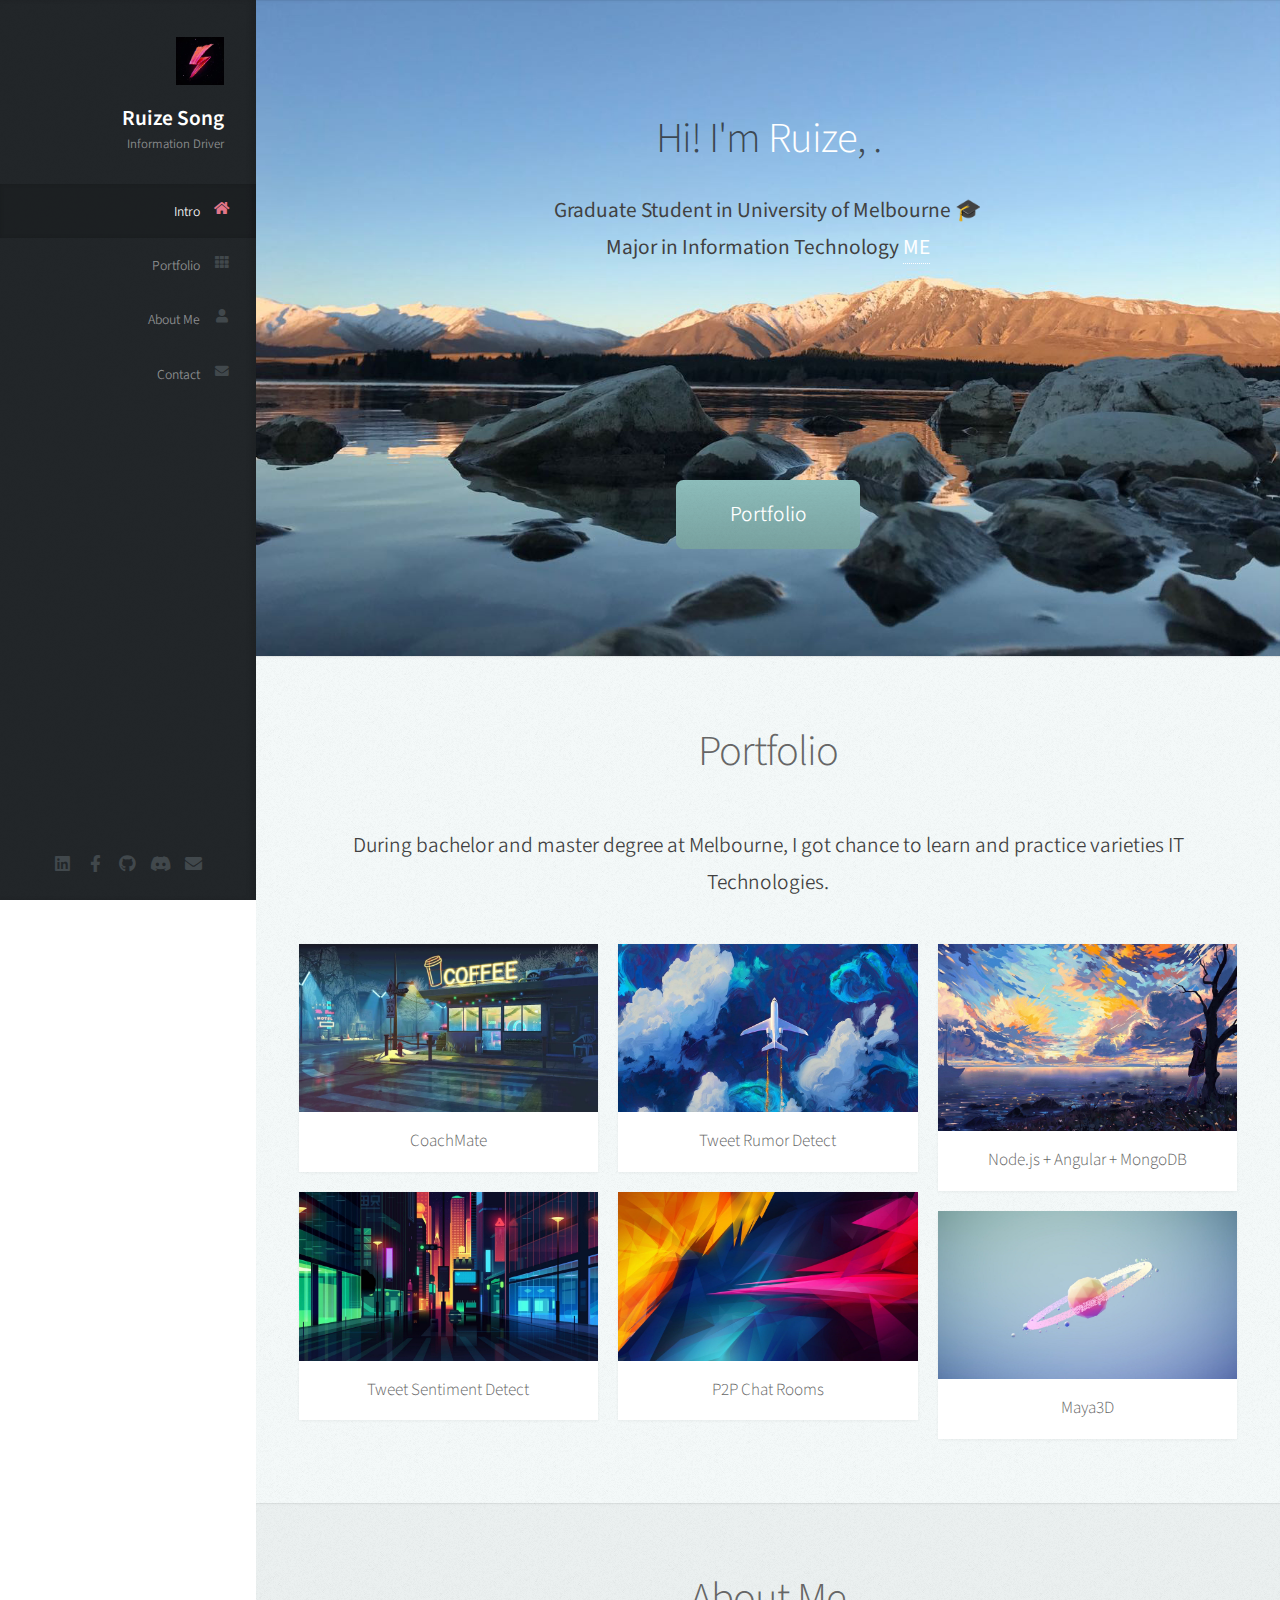
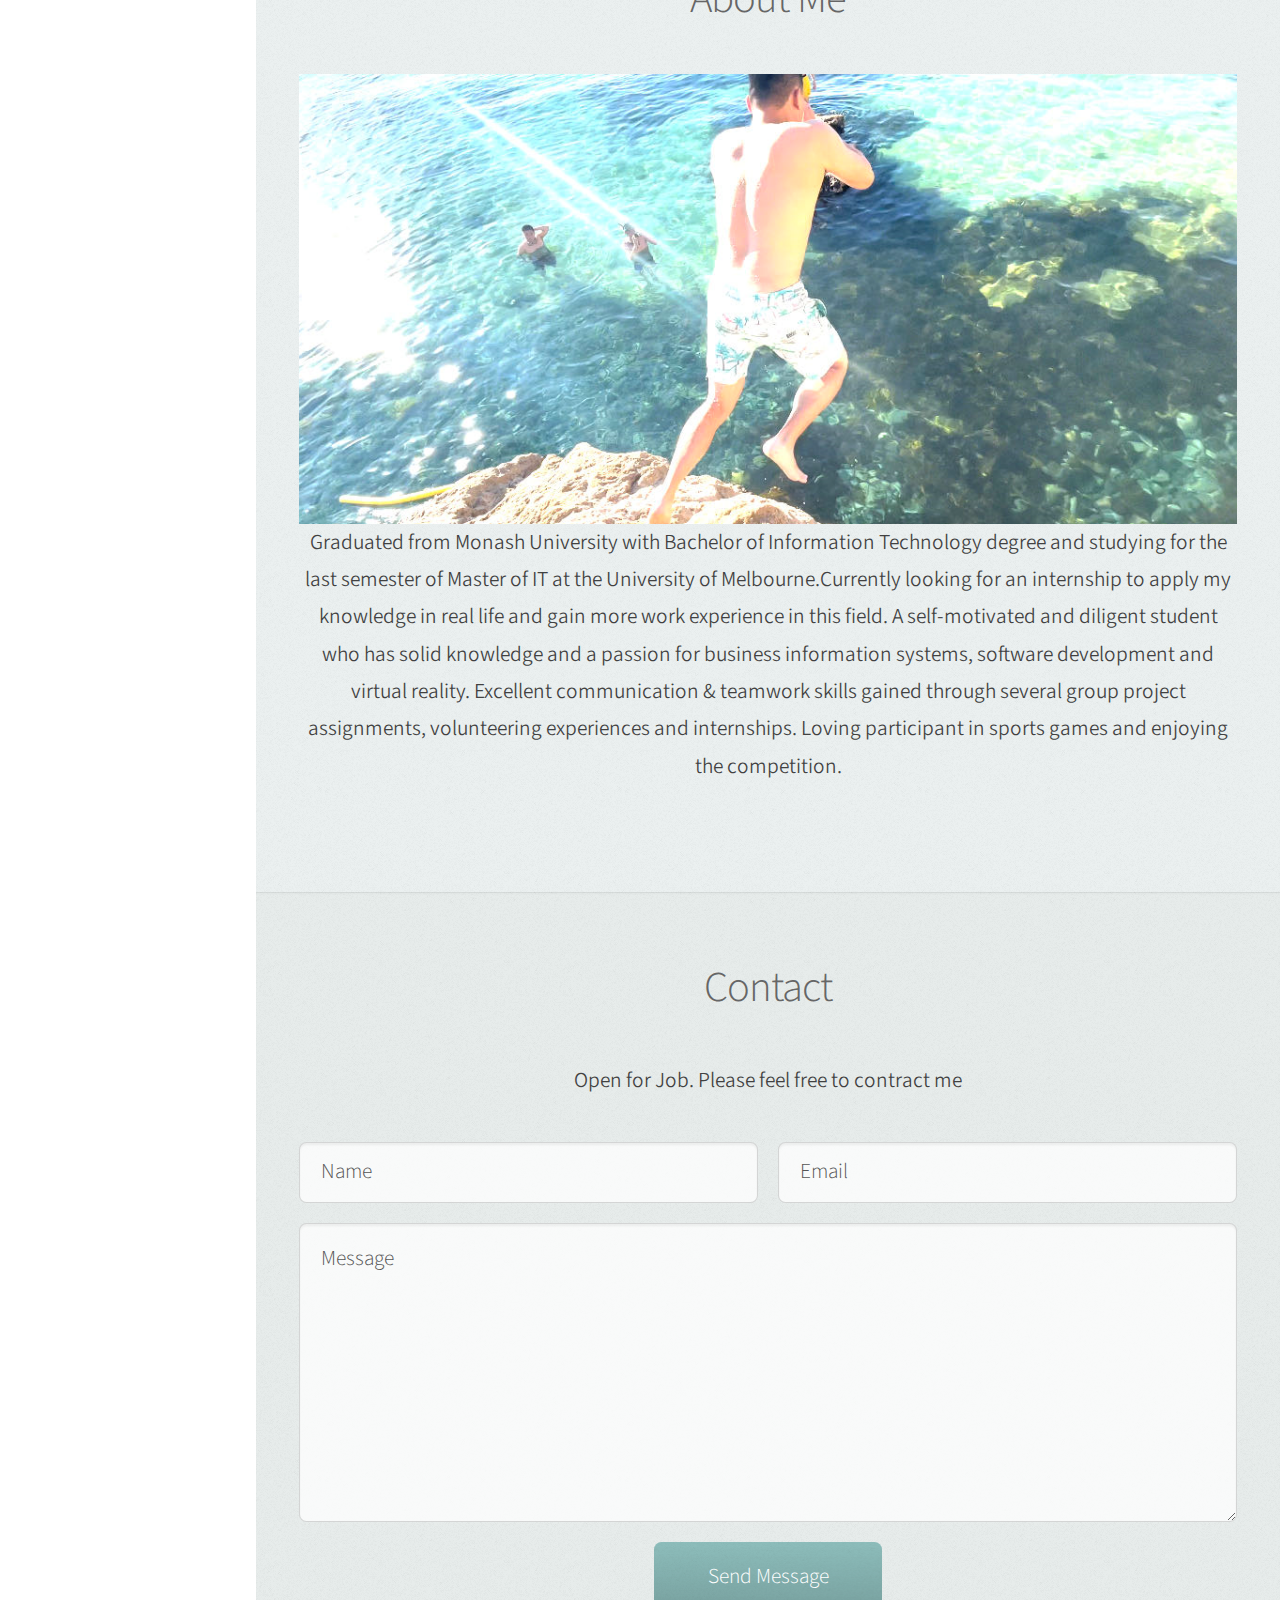
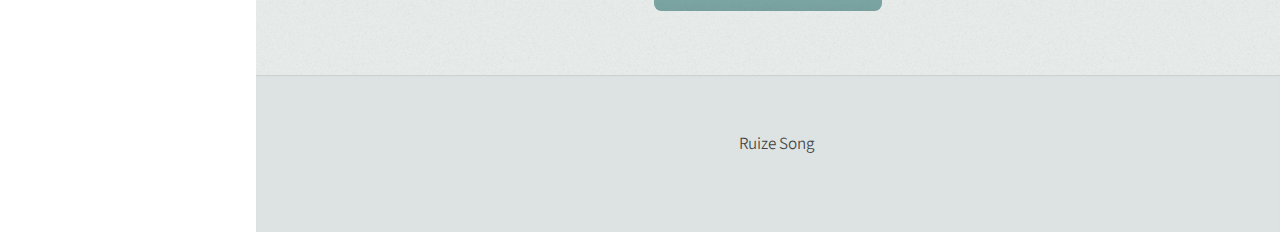
<file: index.html>
<!DOCTYPE HTML>
<!--
	Prologue by HTML5 UP              
	html5up.net | @ajlkn
	Free for personal and commercial use under the CCA 3.0 license (html5up.net/license)
-->
<html>
<!-- -->
<head>
	<title>Myself</title>
	<meta charset="utf-8" />
	<meta name="viewport" content="width=device-width, initial-scale=1, user-scalable=no" />
	<link rel="stylesheet" href="assets/css/main.css" />
</head>

<body class="is-preload">

	<!-- Header -->
	<div id="header">

		<div class="top">

			<!-- Logo -->
			<div id="logo">
				<span class="image avatar48"><img src="images/avatar.png" alt="" /></span>
				<h1 id="title">Ruize Song</h1>
				<p>Information Driver</p>
			</div>

			<!-- Nav -->
			<nav id="nav">
				<ul>
					<li><a href="#top" id="top-link"><span class="icon solid fa-home">Intro</span></a></li>
					<li><a href="#portfolio" id="portfolio-link"><span class="icon solid fa-th">Portfolio</span></a>
					</li>
					<li><a href="#about" id="about-link"><span class="icon solid fa-user">About Me</span></a></li>
					<li><a href="#contact" id="contact-link"><span class="icon solid fa-envelope">Contact</span></a>
					</li>
				</ul>
			</nav>

		</div>

		<div class="bottom">

			<!-- Social Icons -->
			<ul class="icons">
				<li><a href="https://www.linkedin.com/in/ruize-song-793252197/" class="icon brands fa-linkedin"><span
							class="label">LinkedIn</span></a></li>
				<li><a href="https://www.facebook.com/ruize.song.1" class="icon brands fa-facebook-f"><span
							class="label">Facebook</span></a></li>
				<li><a href="https://github.com/airrays" class="icon brands fa-github"><span
							class="label">Github</span></a></li>
				<li><a href="https://discord.com/users/573018160739909642" class="icon brands fa-discord"><span
							class="label">Discord</span></a></li>
				<li><a href="srz9@outlook.com" class="icon solid fa-envelope"><span class="label">Email</span></a></li>
			</ul>

		</div>

	</div>

	<!-- Main -->
	<div id="main">

		<!-- Intro -->
		<section id="top" class="one dark cover">
			<div class="container">

				<header>
					<h2 class="alt">Hi! I'm <strong>Ruize</strong>, .</h2>
					<p>Graduate Student in University of Melbourne &#127891<br />
						Major in Information Technology <a href="me.html">ME</a></p>
				</header>

				<footer>
					<a href="#portfolio" class="button scrolly">Portfolio</a>
				</footer>

			</div>
		</section>

		<!-- Portfolio -->
		<section id="portfolio" class="two">
			<div class="container">

				<header>
					<h2>Portfolio</h2>
				</header>

				<p>During bachelor and master degree at Melbourne, I got chance to learn and practice varieties IT
					Technologies.</p>

				<div class="row">
					<div class="col-4 col-12-mobile">
						<article class="item">
							<a href="#" class="image fit"><img src="images/coffeShop.jpg" alt="" /></a>
							<header>
								<h3>CoachMate</h3>
							</header>
						</article>
						<article class="item">
							<a href="#" class="image fit"><img src="images/nightCityView.jpg" alt="" /></a>
							<header>
								<h3>Tweet Sentiment Detect</h3>
							</header>
						</article>
					</div>
					<div class="col-4 col-12-mobile">
						<article class="item">
							<a href="#" class="image fit"><img src="images/PlanImage.jpg" alt="" /></a>
							<header>
								<h3>Tweet Rumor Detect</h3>
							</header>
						</article>
						<article class="item">
							<a href="#" class="image fit"><img src="images/Colorful1.jpg" alt="" /></a>
							<header>
								<h3>P2P Chat Rooms</h3>
							</header>
						</article>
					</div>
					<div class="col-4 col-12-mobile">
						<article class="item">
							<a href="#" class="image fit"><img src="images/CartonView.jpg" alt="" /></a>
							<header>
								<h3>Node.js + Angular + MongoDB</h3>
							</header>
						</article>
						<article class="item">
							<a href="#" class="image fit"><img src="images/planet.jpg" alt="" /></a>
							<header>
								<h3>Maya3D</h3>
							</header>
						</article>
					</div>
				</div>

			</div>
		</section>

		<!-- About Me -->
		<section id="about" class="three">
			<div class="container">

				<header>
					<h2>About Me</h2>
				</header>
				<div class="col-12 aboutMeImage">
				</div>
				<p>Graduated from Monash University with Bachelor of Information Technology degree and studying for the
					last
					semester of Master of IT at the University of Melbourne.Currently looking for an internship to apply
					my knowledge in real life and gain more work experience in this field.
					A self-motivated and diligent student who has solid knowledge and a passion for business information
					systems,
					software development and virtual reality. Excellent communication & teamwork skills gained through
					several
					group project assignments, volunteering experiences and internships. Loving participant in sports
					games and
					enjoying the competition.
				</p>

			</div>
		</section>

		<!-- Contact -->
		<section id="contact" class="four">
			<div class="container">

				<header>
					<h2>Contact</h2>
				</header>

				<p>Open for Job. Please feel free to contract me</p>

				<form method="post" action="https://formspree.io/f/mpzekpob">
					<div class="row">
						<div class="col-6 col-12-mobile"><input type="text" name="name" placeholder="Name" /></div>
						<div class="col-6 col-12-mobile"><input type="text" name="email" placeholder="Email" /></div>
						<div class="col-12">
							<textarea name="message" placeholder="Message"></textarea>
						</div>
						<div class="col-12">
							<input type="submit" value="Send Message" />
						</div>
					</div>
				</form>

			</div>
		</section>

	</div>

	<!-- Footer -->
	<div id="footer">

		<!-- Copyright -->
		<ul class="copyright">
			<!-- <li>&copy; Untitled. All rights reserved.</li><li>Design: <a href="http://html5up.net">HTML5 UP</a></li> -->
			<li>Ruize Song</li>
		</ul>

	</div>

	<!-- Scripts -->
	<script src="assets/js/jquery.min.js"></script>
	<script src="assets/js/jquery.scrolly.min.js"></script>
	<script src="assets/js/jquery.scrollex.min.js"></script>
	<script src="assets/js/browser.min.js"></script>
	<script src="assets/js/breakpoints.min.js"></script>
	<script src="assets/js/util.js"></script>
	<script src="assets/js/main.js"></script>

</body>

</html>
</file>
<file: assets/css/main.css>
@import url("fontawesome-all.min.css");
@import url("https://fonts.googleapis.com/css?family=Source+Sans+Pro:300,300italic,400,600");

/*
	Prologue by HTML5 UP
	html5up.net | @ajlkn
	Free for personal and commercial use under the CCA 3.0 license (html5up.net/license)
*/

html, body, div, span, applet, object,
iframe, h1, h2, h3, h4, h5, h6, p, blockquote,
pre, a, abbr, acronym, address, big, cite,
code, del, dfn, em, img, ins, kbd, q, s, samp,
small, strike, strong, sub, sup, tt, var, b,
u, i, center, dl, dt, dd, ol, ul, li, fieldset,
form, label, legend, table, caption, tbody,
tfoot, thead, tr, th, td, article, aside,
canvas, details, embed, figure, figcaption,
footer, header, hgroup, menu, nav, output, ruby,
section, summary, time, mark, audio, video {
	margin: 0;
	padding: 0;
	border: 0;
	font-size: 100%;
	font: inherit;
	vertical-align: baseline;}

article, aside, details, figcaption, figure,
footer, header, hgroup, menu, nav, section {
	display: block;}

body {
	line-height: 1;
}

ol, ul {
	list-style: none;
}

blockquote, q {
	quotes: none;
}

	blockquote:before, blockquote:after, q:before, q:after {
		content: '';
		content: none;
	}

table {
	border-collapse: collapse;
	border-spacing: 0;
}

body {
	-webkit-text-size-adjust: none;
}

mark {
	background-color: transparent;
	color: inherit;
}

input::-moz-focus-inner {
	border: 0;
	padding: 0;
}

input, select, textarea {
	-moz-appearance: none;
	-webkit-appearance: none;
	-ms-appearance: none;
	appearance: none;
}

/* Basic */

	html {
		box-sizing: border-box;
	}

	*, *:before, *:after {
		box-sizing: inherit;
	}

	body {
		background: #fff;
		font-family: 'Source Sans Pro', sans-serif;
		font-size: 19pt;
		font-weight: 350;
		line-height: 1.75em;
		color: #414141;
	}

		body.is-preload *, body.is-preload *:before, body.is-preload *:after {
			-moz-animation: none !important;
			-webkit-animation: none !important;
			-ms-animation: none !important;
			animation: none !important;
			-moz-transition: none !important;
			-webkit-transition: none !important;
			-ms-transition: none !important;
			transition: none !important;
		}

	input, textarea, select {
		font-family: 'Source Sans Pro', sans-serif;
		font-size: 19pt;
		font-weight: 300;
		line-height: 1.75em;
		color: #888;
	}

	h1, h2, h3, h4, h5, h6 {
		font-weight: 300;
		color: #666;
		line-height: 1.5em;
	}

	h1 a, h2 a, h3 a, h4 a, h5 a, h6 a {
		color: inherit;
		text-decoration: none;
	}

		h1 a strong, h2 a strong, h3 a strong, h4 a strong, h5 a strong, h6 a strong {
			color: #333;
		}

	h2 {
		font-size: 2em;
		letter-spacing: -1px;
	}

		h2.alt {
			color: #000000;
		}

			h2.alt strong {
				color: #030303;
			}

	h3 {
		font-size: 1.5em;
	}

	header {
		margin: 0 0 2em 0;
	}

		header > p {
			margin: 1em 0 0 0;
			color: #414141;
			font-weight: 400;
		}
	#main > section.one > .container > header {
		margin:0 0 10em 0;
	}
	footer {
		margin: 2em 0 0 0;
	}

	strong, b {
		font-weight: 300;
		color: #666;
	}

	em, i {
		font-style: italic;
	}

	a {
		text-decoration: none;
		color: inherit;
		border-bottom: dotted 1px rgba(128, 128, 128, 0.5);
		-moz-transition: color 0.35s ease-in-out, border-bottom-color 0.35s ease-in-out;
		-webkit-transition: color 0.35s ease-in-out, border-bottom-color 0.35s ease-in-out;
		-ms-transition: color 0.35s ease-in-out, border-bottom-color 0.35s ease-in-out;
		transition: color 0.35s ease-in-out, border-bottom-color 0.35s ease-in-out;
		outline: 0;
	}

		a:hover {
			color: #E27689;
			border-bottom-color: rgba(255, 255, 255, 0);
		}

	sub {
		position: relative;
		top: 0.5em;
		font-size: 0.8em;
	}

	sup {
		position: relative;
		top: -0.5em;
		font-size: 0.8em;
	}

	hr {
		border: 0;
		border-top: solid 1px #ddd;
	}

	blockquote {
		border-left: solid 0.5em #ddd;
		padding: 1em 0 1em 2em;
		font-style: italic;
	}

	p, ul, ol, dl, table {
		margin-bottom: 2em;
	}

	br.clear {
		clear: both;
	}

/* Container */

	.container {
		margin: 0 auto;
		max-width: 100%;
		width: 1400px;
	}

		@media screen and (min-width: 961px) and (max-width: 1880px) {

			.container {
				width: 1200px;
			}

		}

		@media screen and (min-width: 961px) and (max-width: 1620px) {

			.container {
				width: 960px;
			}

		}

		@media screen and (min-width: 961px) and (max-width: 1320px) {

			.container {
				width: 100%;
			}

		}

		@media screen and (max-width: 960px) {

			.container {
				width: 100%;
			}

		}

		@media screen and (max-width: 736px) {

			.container {
				width: 100%;
			}

		}

/* Row */

	.row {
		display: flex;
		flex-wrap: wrap;
		box-sizing: border-box;
		align-items: stretch;
	}

		.row > * {
			box-sizing: border-box;
		}

		.row.gtr-uniform > * > :last-child {
			margin-bottom: 0;
		}

		.row.aln-left {
			justify-content: flex-start;
		}

		.row.aln-center {
			justify-content: center;
		}

		.row.aln-right {
			justify-content: flex-end;
		}

		.row.aln-top {
			align-items: flex-start;
		}

		.row.aln-middle {
			align-items: center;
		}

		.row.aln-bottom {
			align-items: flex-end;
		}

		.row > .imp {
			order: -1;
		}

		.row > .col-1 {
			width: 8.33333%;
		}

		.row > .off-1 {
			margin-left: 8.33333%;
		}

		.row > .col-2 {
			width: 16.66667%;
		}

		.row > .off-2 {
			margin-left: 16.66667%;
		}

		.row > .col-3 {
			width: 25%;
		}

		.row > .off-3 {
			margin-left: 25%;
		}

		.row > .col-4 {
			width: 33.33333%;
		}

		.row > .off-4 {
			margin-left: 33.33333%;
		}

		.row > .col-5 {
			width: 41.66667%;
		}

		.row > .off-5 {
			margin-left: 41.66667%;
		}

		.row > .col-6 {
			width: 50%;
		}

		.row > .off-6 {
			margin-left: 50%;
		}

		.row > .col-7 {
			width: 58.33333%;
		}

		.row > .off-7 {
			margin-left: 58.33333%;
		}

		.row > .col-8 {
			width: 66.66667%;
		}

		.row > .off-8 {
			margin-left: 66.66667%;
		}

		.row > .col-9 {
			width: 75%;
		}

		.row > .off-9 {
			margin-left: 75%;
		}

		.row > .col-10 {
			width: 83.33333%;
		}

		.row > .off-10 {
			margin-left: 83.33333%;
		}

		.row > .col-11 {
			width: 91.66667%;
		}

		.row > .off-11 {
			margin-left: 91.66667%;
		}

		.row > .col-12 {
			width: 100%;
		}

		.row > .off-12 {
			margin-left: 100%;
		}

		.row.gtr-0 {
			margin-top: 0px;
			margin-left: 0px;
		}

			.row.gtr-0 > * {
				padding: 0px 0 0 0px;
			}

			.row.gtr-0.gtr-uniform {
				margin-top: 0px;
			}

				.row.gtr-0.gtr-uniform > * {
					padding-top: 0px;
				}

		.row.gtr-25 {
			margin-top: -10px;
			margin-left: -10px;
		}

			.row.gtr-25 > * {
				padding: 10px 0 0 10px;
			}

			.row.gtr-25.gtr-uniform {
				margin-top: -10px;
			}

				.row.gtr-25.gtr-uniform > * {
					padding-top: 10px;
				}

		.row.gtr-50 {
			margin-top: -20px;
			margin-left: -20px;
		}

			.row.gtr-50 > * {
				padding: 20px 0 0 20px;
			}

			.row.gtr-50.gtr-uniform {
				margin-top: -20px;
			}

				.row.gtr-50.gtr-uniform > * {
					padding-top: 20px;
				}

		.row {
			margin-top: -40px;
			margin-left: -40px;
		}

			.row > * {
				padding: 40px 0 0 40px;
			}

			.row.gtr-uniform {
				margin-top: -40px;
			}

				.row.gtr-uniform > * {
					padding-top: 40px;
				}

		.row.gtr-150 {
			margin-top: -60px;
			margin-left: -60px;
		}

			.row.gtr-150 > * {
				padding: 60px 0 0 60px;
			}

			.row.gtr-150.gtr-uniform {
				margin-top: -60px;
			}

				.row.gtr-150.gtr-uniform > * {
					padding-top: 60px;
				}

		.row.gtr-200 {
			margin-top: -80px;
			margin-left: -80px;
		}

			.row.gtr-200 > * {
				padding: 80px 0 0 80px;
			}

			.row.gtr-200.gtr-uniform {
				margin-top: -80px;
			}

				.row.gtr-200.gtr-uniform > * {
					padding-top: 80px;
				}

		@media screen and (min-width: 961px) and (max-width: 1880px) {

			.row {
				display: flex;
				flex-wrap: wrap;
				box-sizing: border-box;
				align-items: stretch;
			}

				.row > * {
					box-sizing: border-box;
				}

				.row.gtr-uniform > * > :last-child {
					margin-bottom: 0;
				}

				.row.aln-left {
					justify-content: flex-start;
				}

				.row.aln-center {
					justify-content: center;
				}

				.row.aln-right {
					justify-content: flex-end;
				}

				.row.aln-top {
					align-items: flex-start;
				}

				.row.aln-middle {
					align-items: center;
				}

				.row.aln-bottom {
					align-items: flex-end;
				}

				.row > .imp-wide {
					order: -1;
				}

				.row > .col-1-wide {
					width: 8.33333%;
				}

				.row > .off-1-wide {
					margin-left: 8.33333%;
				}

				.row > .col-2-wide {
					width: 16.66667%;
				}

				.row > .off-2-wide {
					margin-left: 16.66667%;
				}

				.row > .col-3-wide {
					width: 25%;
				}

				.row > .off-3-wide {
					margin-left: 25%;
				}

				.row > .col-4-wide {
					width: 33.33333%;
				}

				.row > .off-4-wide {
					margin-left: 33.33333%;
				}

				.row > .col-5-wide {
					width: 41.66667%;
				}

				.row > .off-5-wide {
					margin-left: 41.66667%;
				}

				.row > .col-6-wide {
					width: 50%;
				}

				.row > .off-6-wide {
					margin-left: 50%;
				}

				.row > .col-7-wide {
					width: 58.33333%;
				}

				.row > .off-7-wide {
					margin-left: 58.33333%;
				}

				.row > .col-8-wide {
					width: 66.66667%;
				}

				.row > .off-8-wide {
					margin-left: 66.66667%;
				}

				.row > .col-9-wide {
					width: 75%;
				}

				.row > .off-9-wide {
					margin-left: 75%;
				}

				.row > .col-10-wide {
					width: 83.33333%;
				}

				.row > .off-10-wide {
					margin-left: 83.33333%;
				}

				.row > .col-11-wide {
					width: 91.66667%;
				}

				.row > .off-11-wide {
					margin-left: 91.66667%;
				}

				.row > .col-12-wide {
					width: 100%;
				}

				.row > .off-12-wide {
					margin-left: 100%;
				}

				.row.gtr-0 {
					margin-top: 0px;
					margin-left: 0px;
				}

					.row.gtr-0 > * {
						padding: 0px 0 0 0px;
					}

					.row.gtr-0.gtr-uniform {
						margin-top: 0px;
					}

						.row.gtr-0.gtr-uniform > * {
							padding-top: 0px;
						}

				.row.gtr-25 {
					margin-top: -10px;
					margin-left: -10px;
				}

					.row.gtr-25 > * {
						padding: 10px 0 0 10px;
					}

					.row.gtr-25.gtr-uniform {
						margin-top: -10px;
					}

						.row.gtr-25.gtr-uniform > * {
							padding-top: 10px;
						}

				.row.gtr-50 {
					margin-top: -20px;
					margin-left: -20px;
				}

					.row.gtr-50 > * {
						padding: 20px 0 0 20px;
					}

					.row.gtr-50.gtr-uniform {
						margin-top: -20px;
					}

						.row.gtr-50.gtr-uniform > * {
							padding-top: 20px;
						}

				.row {
					margin-top: -40px;
					margin-left: -40px;
				}

					.row > * {
						padding: 40px 0 0 40px;
					}

					.row.gtr-uniform {
						margin-top: -40px;
					}

						.row.gtr-uniform > * {
							padding-top: 40px;
						}

				.row.gtr-150 {
					margin-top: -60px;
					margin-left: -60px;
				}

					.row.gtr-150 > * {
						padding: 60px 0 0 60px;
					}

					.row.gtr-150.gtr-uniform {
						margin-top: -60px;
					}

						.row.gtr-150.gtr-uniform > * {
							padding-top: 60px;
						}

				.row.gtr-200 {
					margin-top: -80px;
					margin-left: -80px;
				}

					.row.gtr-200 > * {
						padding: 80px 0 0 80px;
					}

					.row.gtr-200.gtr-uniform {
						margin-top: -80px;
					}

						.row.gtr-200.gtr-uniform > * {
							padding-top: 80px;
						}

		}

		@media screen and (min-width: 961px) and (max-width: 1620px) {

			.row {
				display: flex;
				flex-wrap: wrap;
				box-sizing: border-box;
				align-items: stretch;
			}

				.row > * {
					box-sizing: border-box;
				}

				.row.gtr-uniform > * > :last-child {
					margin-bottom: 0;
				}

				.row.aln-left {
					justify-content: flex-start;
				}

				.row.aln-center {
					justify-content: center;
				}

				.row.aln-right {
					justify-content: flex-end;
				}

				.row.aln-top {
					align-items: flex-start;
				}

				.row.aln-middle {
					align-items: center;
				}

				.row.aln-bottom {
					align-items: flex-end;
				}

				.row > .imp-normal {
					order: -1;
				}

				.row > .col-1-normal {
					width: 8.33333%;
				}

				.row > .off-1-normal {
					margin-left: 8.33333%;
				}

				.row > .col-2-normal {
					width: 16.66667%;
				}

				.row > .off-2-normal {
					margin-left: 16.66667%;
				}

				.row > .col-3-normal {
					width: 25%;
				}

				.row > .off-3-normal {
					margin-left: 25%;
				}

				.row > .col-4-normal {
					width: 33.33333%;
				}

				.row > .off-4-normal {
					margin-left: 33.33333%;
				}

				.row > .col-5-normal {
					width: 41.66667%;
				}

				.row > .off-5-normal {
					margin-left: 41.66667%;
				}

				.row > .col-6-normal {
					width: 50%;
				}

				.row > .off-6-normal {
					margin-left: 50%;
				}

				.row > .col-7-normal {
					width: 58.33333%;
				}

				.row > .off-7-normal {
					margin-left: 58.33333%;
				}

				.row > .col-8-normal {
					width: 66.66667%;
				}

				.row > .off-8-normal {
					margin-left: 66.66667%;
				}

				.row > .col-9-normal {
					width: 75%;
				}

				.row > .off-9-normal {
					margin-left: 75%;
				}

				.row > .col-10-normal {
					width: 83.33333%;
				}

				.row > .off-10-normal {
					margin-left: 83.33333%;
				}

				.row > .col-11-normal {
					width: 91.66667%;
				}

				.row > .off-11-normal {
					margin-left: 91.66667%;
				}

				.row > .col-12-normal {
					width: 100%;
				}

				.row > .off-12-normal {
					margin-left: 100%;
				}

				.row.gtr-0 {
					margin-top: 0px;
					margin-left: 0px;
				}

					.row.gtr-0 > * {
						padding: 0px 0 0 0px;
					}

					.row.gtr-0.gtr-uniform {
						margin-top: 0px;
					}

						.row.gtr-0.gtr-uniform > * {
							padding-top: 0px;
						}

				.row.gtr-25 {
					margin-top: -10px;
					margin-left: -10px;
				}

					.row.gtr-25 > * {
						padding: 10px 0 0 10px;
					}

					.row.gtr-25.gtr-uniform {
						margin-top: -10px;
					}

						.row.gtr-25.gtr-uniform > * {
							padding-top: 10px;
						}

				.row.gtr-50 {
					margin-top: -20px;
					margin-left: -20px;
				}

					.row.gtr-50 > * {
						padding: 20px 0 0 20px;
					}

					.row.gtr-50.gtr-uniform {
						margin-top: -20px;
					}

						.row.gtr-50.gtr-uniform > * {
							padding-top: 20px;
						}

				.row {
					margin-top: -40px;
					margin-left: -40px;
				}

					.row > * {
						padding: 40px 0 0 40px;
					}

					.row.gtr-uniform {
						margin-top: -40px;
					}

						.row.gtr-uniform > * {
							padding-top: 40px;
						}

				.row.gtr-150 {
					margin-top: -60px;
					margin-left: -60px;
				}

					.row.gtr-150 > * {
						padding: 60px 0 0 60px;
					}

					.row.gtr-150.gtr-uniform {
						margin-top: -60px;
					}

						.row.gtr-150.gtr-uniform > * {
							padding-top: 60px;
						}

				.row.gtr-200 {
					margin-top: -80px;
					margin-left: -80px;
				}

					.row.gtr-200 > * {
						padding: 80px 0 0 80px;
					}

					.row.gtr-200.gtr-uniform {
						margin-top: -80px;
					}

						.row.gtr-200.gtr-uniform > * {
							padding-top: 80px;
						}

		}

		@media screen and (min-width: 961px) and (max-width: 1320px) {

			.row {
				display: flex;
				flex-wrap: wrap;
				box-sizing: border-box;
				align-items: stretch;
			}

				.row > * {
					box-sizing: border-box;
				}

				.row.gtr-uniform > * > :last-child {
					margin-bottom: 0;
				}

				.row.aln-left {
					justify-content: flex-start;
				}

				.row.aln-center {
					justify-content: center;
				}

				.row.aln-right {
					justify-content: flex-end;
				}

				.row.aln-top {
					align-items: flex-start;
				}

				.row.aln-middle {
					align-items: center;
				}

				.row.aln-bottom {
					align-items: flex-end;
				}

				.row > .imp-narrow {
					order: -1;
				}

				.row > .col-1-narrow {
					width: 8.33333%;
				}

				.row > .off-1-narrow {
					margin-left: 8.33333%;
				}

				.row > .col-2-narrow {
					width: 16.66667%;
				}

				.row > .off-2-narrow {
					margin-left: 16.66667%;
				}

				.row > .col-3-narrow {
					width: 25%;
				}

				.row > .off-3-narrow {
					margin-left: 25%;
				}

				.row > .col-4-narrow {
					width: 33.33333%;
				}

				.row > .off-4-narrow {
					margin-left: 33.33333%;
				}

				.row > .col-5-narrow {
					width: 41.66667%;
				}

				.row > .off-5-narrow {
					margin-left: 41.66667%;
				}

				.row > .col-6-narrow {
					width: 50%;
				}

				.row > .off-6-narrow {
					margin-left: 50%;
				}

				.row > .col-7-narrow {
					width: 58.33333%;
				}

				.row > .off-7-narrow {
					margin-left: 58.33333%;
				}

				.row > .col-8-narrow {
					width: 66.66667%;
				}

				.row > .off-8-narrow {
					margin-left: 66.66667%;
				}

				.row > .col-9-narrow {
					width: 75%;
				}

				.row > .off-9-narrow {
					margin-left: 75%;
				}

				.row > .col-10-narrow {
					width: 83.33333%;
				}

				.row > .off-10-narrow {
					margin-left: 83.33333%;
				}

				.row > .col-11-narrow {
					width: 91.66667%;
				}

				.row > .off-11-narrow {
					margin-left: 91.66667%;
				}

				.row > .col-12-narrow {
					width: 100%;
				}

				.row > .off-12-narrow {
					margin-left: 100%;
				}

				.row.gtr-0 {
					margin-top: 0px;
					margin-left: 0px;
				}

					.row.gtr-0 > * {
						padding: 0px 0 0 0px;
					}

					.row.gtr-0.gtr-uniform {
						margin-top: 0px;
					}

						.row.gtr-0.gtr-uniform > * {
							padding-top: 0px;
						}

				.row.gtr-25 {
					margin-top: -5px;
					margin-left: -5px;
				}

					.row.gtr-25 > * {
						padding: 5px 0 0 5px;
					}

					.row.gtr-25.gtr-uniform {
						margin-top: -5px;
					}

						.row.gtr-25.gtr-uniform > * {
							padding-top: 5px;
						}

				.row.gtr-50 {
					margin-top: -10px;
					margin-left: -10px;
				}

					.row.gtr-50 > * {
						padding: 10px 0 0 10px;
					}

					.row.gtr-50.gtr-uniform {
						margin-top: -10px;
					}

						.row.gtr-50.gtr-uniform > * {
							padding-top: 10px;
						}

				.row {
					margin-top: -20px;
					margin-left: -20px;
				}

					.row > * {
						padding: 20px 0 0 20px;
					}

					.row.gtr-uniform {
						margin-top: -20px;
					}

						.row.gtr-uniform > * {
							padding-top: 20px;
						}

				.row.gtr-150 {
					margin-top: -30px;
					margin-left: -30px;
				}

					.row.gtr-150 > * {
						padding: 30px 0 0 30px;
					}

					.row.gtr-150.gtr-uniform {
						margin-top: -30px;
					}

						.row.gtr-150.gtr-uniform > * {
							padding-top: 30px;
						}

				.row.gtr-200 {
					margin-top: -40px;
					margin-left: -40px;
				}

					.row.gtr-200 > * {
						padding: 40px 0 0 40px;
					}

					.row.gtr-200.gtr-uniform {
						margin-top: -40px;
					}

						.row.gtr-200.gtr-uniform > * {
							padding-top: 40px;
						}

		}

		@media screen and (max-width: 960px) {

			.row {
				display: flex;
				flex-wrap: wrap;
				box-sizing: border-box;
				align-items: stretch;
			}

				.row > * {
					box-sizing: border-box;
				}

				.row.gtr-uniform > * > :last-child {
					margin-bottom: 0;
				}

				.row.aln-left {
					justify-content: flex-start;
				}

				.row.aln-center {
					justify-content: center;
				}

				.row.aln-right {
					justify-content: flex-end;
				}

				.row.aln-top {
					align-items: flex-start;
				}

				.row.aln-middle {
					align-items: center;
				}

				.row.aln-bottom {
					align-items: flex-end;
				}

				.row > .imp-narrower {
					order: -1;
				}

				.row > .col-1-narrower {
					width: 8.33333%;
				}

				.row > .off-1-narrower {
					margin-left: 8.33333%;
				}

				.row > .col-2-narrower {
					width: 16.66667%;
				}

				.row > .off-2-narrower {
					margin-left: 16.66667%;
				}

				.row > .col-3-narrower {
					width: 25%;
				}

				.row > .off-3-narrower {
					margin-left: 25%;
				}

				.row > .col-4-narrower {
					width: 33.33333%;
				}

				.row > .off-4-narrower {
					margin-left: 33.33333%;
				}

				.row > .col-5-narrower {
					width: 41.66667%;
				}

				.row > .off-5-narrower {
					margin-left: 41.66667%;
				}

				.row > .col-6-narrower {
					width: 50%;
				}

				.row > .off-6-narrower {
					margin-left: 50%;
				}

				.row > .col-7-narrower {
					width: 58.33333%;
				}

				.row > .off-7-narrower {
					margin-left: 58.33333%;
				}

				.row > .col-8-narrower {
					width: 66.66667%;
				}

				.row > .off-8-narrower {
					margin-left: 66.66667%;
				}

				.row > .col-9-narrower {
					width: 75%;
				}

				.row > .off-9-narrower {
					margin-left: 75%;
				}

				.row > .col-10-narrower {
					width: 83.33333%;
				}

				.row > .off-10-narrower {
					margin-left: 83.33333%;
				}

				.row > .col-11-narrower {
					width: 91.66667%;
				}

				.row > .off-11-narrower {
					margin-left: 91.66667%;
				}

				.row > .col-12-narrower {
					width: 100%;
				}

				.row > .off-12-narrower {
					margin-left: 100%;
				}

				.row.gtr-0 {
					margin-top: 0px;
					margin-left: 0px;
				}

					.row.gtr-0 > * {
						padding: 0px 0 0 0px;
					}

					.row.gtr-0.gtr-uniform {
						margin-top: 0px;
					}

						.row.gtr-0.gtr-uniform > * {
							padding-top: 0px;
						}

				.row.gtr-25 {
					margin-top: -5px;
					margin-left: -5px;
				}

					.row.gtr-25 > * {
						padding: 5px 0 0 5px;
					}

					.row.gtr-25.gtr-uniform {
						margin-top: -5px;
					}

						.row.gtr-25.gtr-uniform > * {
							padding-top: 5px;
						}

				.row.gtr-50 {
					margin-top: -10px;
					margin-left: -10px;
				}

					.row.gtr-50 > * {
						padding: 10px 0 0 10px;
					}

					.row.gtr-50.gtr-uniform {
						margin-top: -10px;
					}

						.row.gtr-50.gtr-uniform > * {
							padding-top: 10px;
						}

				.row {
					margin-top: -20px;
					margin-left: -20px;
				}

					.row > * {
						padding: 20px 0 0 20px;
					}

					.row.gtr-uniform {
						margin-top: -20px;
					}

						.row.gtr-uniform > * {
							padding-top: 20px;
						}

				.row.gtr-150 {
					margin-top: -30px;
					margin-left: -30px;
				}

					.row.gtr-150 > * {
						padding: 30px 0 0 30px;
					}

					.row.gtr-150.gtr-uniform {
						margin-top: -30px;
					}

						.row.gtr-150.gtr-uniform > * {
							padding-top: 30px;
						}

				.row.gtr-200 {
					margin-top: -40px;
					margin-left: -40px;
				}

					.row.gtr-200 > * {
						padding: 40px 0 0 40px;
					}

					.row.gtr-200.gtr-uniform {
						margin-top: -40px;
					}

						.row.gtr-200.gtr-uniform > * {
							padding-top: 40px;
						}

		}

		@media screen and (max-width: 736px) {

			.row {
				display: flex;
				flex-wrap: wrap;
				box-sizing: border-box;
				align-items: stretch;
			}

				.row > * {
					box-sizing: border-box;
				}

				.row.gtr-uniform > * > :last-child {
					margin-bottom: 0;
				}

				.row.aln-left {
					justify-content: flex-start;
				}

				.row.aln-center {
					justify-content: center;
				}

				.row.aln-right {
					justify-content: flex-end;
				}

				.row.aln-top {
					align-items: flex-start;
				}

				.row.aln-middle {
					align-items: center;
				}

				.row.aln-bottom {
					align-items: flex-end;
				}

				.row > .imp-mobile {
					order: -1;
				}

				.row > .col-1-mobile {
					width: 8.33333%;
				}

				.row > .off-1-mobile {
					margin-left: 8.33333%;
				}

				.row > .col-2-mobile {
					width: 16.66667%;
				}

				.row > .off-2-mobile {
					margin-left: 16.66667%;
				}

				.row > .col-3-mobile {
					width: 25%;
				}

				.row > .off-3-mobile {
					margin-left: 25%;
				}

				.row > .col-4-mobile {
					width: 33.33333%;
				}

				.row > .off-4-mobile {
					margin-left: 33.33333%;
				}

				.row > .col-5-mobile {
					width: 41.66667%;
				}

				.row > .off-5-mobile {
					margin-left: 41.66667%;
				}

				.row > .col-6-mobile {
					width: 50%;
				}

				.row > .off-6-mobile {
					margin-left: 50%;
				}

				.row > .col-7-mobile {
					width: 58.33333%;
				}

				.row > .off-7-mobile {
					margin-left: 58.33333%;
				}

				.row > .col-8-mobile {
					width: 66.66667%;
				}

				.row > .off-8-mobile {
					margin-left: 66.66667%;
				}

				.row > .col-9-mobile {
					width: 75%;
				}

				.row > .off-9-mobile {
					margin-left: 75%;
				}

				.row > .col-10-mobile {
					width: 83.33333%;
				}

				.row > .off-10-mobile {
					margin-left: 83.33333%;
				}

				.row > .col-11-mobile {
					width: 91.66667%;
				}

				.row > .off-11-mobile {
					margin-left: 91.66667%;
				}

				.row > .col-12-mobile {
					width: 100%;
				}

				.row > .off-12-mobile {
					margin-left: 100%;
				}

				.row.gtr-0 {
					margin-top: 0px;
					margin-left: 0px;
				}

					.row.gtr-0 > * {
						padding: 0px 0 0 0px;
					}

					.row.gtr-0.gtr-uniform {
						margin-top: 0px;
					}

						.row.gtr-0.gtr-uniform > * {
							padding-top: 0px;
						}

				.row.gtr-25 {
					margin-top: -5px;
					margin-left: -5px;
				}

					.row.gtr-25 > * {
						padding: 5px 0 0 5px;
					}

					.row.gtr-25.gtr-uniform {
						margin-top: -5px;
					}

						.row.gtr-25.gtr-uniform > * {
							padding-top: 5px;
						}

				.row.gtr-50 {
					margin-top: -10px;
					margin-left: -10px;
				}

					.row.gtr-50 > * {
						padding: 10px 0 0 10px;
					}

					.row.gtr-50.gtr-uniform {
						margin-top: -10px;
					}

						.row.gtr-50.gtr-uniform > * {
							padding-top: 10px;
						}

				.row {
					margin-top: -20px;
					margin-left: -20px;
				}

					.row > * {
						padding: 20px 0 0 20px;
					}

					.row.gtr-uniform {
						margin-top: -20px;
					}

						.row.gtr-uniform > * {
							padding-top: 20px;
						}

				.row.gtr-150 {
					margin-top: -30px;
					margin-left: -30px;
				}

					.row.gtr-150 > * {
						padding: 30px 0 0 30px;
					}

					.row.gtr-150.gtr-uniform {
						margin-top: -30px;
					}

						.row.gtr-150.gtr-uniform > * {
							padding-top: 30px;
						}

				.row.gtr-200 {
					margin-top: -40px;
					margin-left: -40px;
				}

					.row.gtr-200 > * {
						padding: 40px 0 0 40px;
					}

					.row.gtr-200.gtr-uniform {
						margin-top: -40px;
					}

						.row.gtr-200.gtr-uniform > * {
							padding-top: 40px;
						}

		}

/* Sections/Article */

	section, article {
		margin-bottom: 3em;
	}

		section > :last-child,
		section > .container, section:last-child, article > :last-child,
		article > .container, article:last-child {
			margin-bottom: 0;
		}

		.row > section, .row > article {
			margin-bottom: 0;
		}

/* Image */

	.image {
		display: inline-block;
		border: 0;
	}

		.image img {
			display: block;
			width: 100%;
		}

		.image.avatar48 {
			width: 48px;
			height: 48px;
			background: #f00;
		}

			.image.avatar48 img {
				width: 48px;
				height: 48px;
			}

		.image.fit {
			display: block;
			width: 100%;
		}

		.image.featured {
			display: block;
			width: 100%;
			margin: 0 0 2em 0;
		}

		.image.left {
			float: left;
			margin: 0 2em 2em 0;
		}

		.image.centered {
			display: block;
			margin: 0 0 2em 0;
		}

			.image.centered img {
				margin: 0 auto;
				width: auto;
			}

	.aboutMeImage{
		display: block;
		height: 450px;
		background-color: #fff;
		background-image: url(/images/JumpRock.png);
		background-position: center;
		background-repeat: no-repeat;
		background-size: cover;
		position: relative;
	}

/* List */

	ul {
		list-style: disc;
		padding-left: 1em;
	}

		ul li {
			padding-left: 0.5em;
		}

	ol {
		list-style: decimal;
		padding-left: 1.25em;
	}

		ol li {
			padding-left: 0.25em;
		}

/* Icons */

	ul.icons {
		cursor: default;
		list-style: none;
		padding-left: 0;
	}

		ul.icons li {
			display: inline-block;
			padding-left: 0;
		}

		ul.icons a {
			display: inline-block;
			width: 2em;
			height: 2em;
			line-height: 2em;
			text-align: center;
			border: 0;
		}

/* Form */

	form label {
		display: block;
		text-align: left;
		margin-bottom: 0.5em;
	}

	form input[type="text"],
	form input[type="email"],
	form input[type="password"],
	form select,
	form textarea {
		position: relative;
		-webkit-appearance: none;
		display: block;
		border: 0;
		outline: 0;
		background: #fff;
		background: rgba(255, 255, 255, 0.75);
		width: 100%;
		border-radius: 0.35em;
		padding: 0.75em 1em 0.75em 1em;
		box-shadow: inset 0 0.1em 0.1em 0 rgba(0, 0, 0, 0.05);
		border: solid 1px rgba(0, 0, 0, 0.15);
		-moz-transition: all 0.35s ease-in-out;
		-webkit-transition: all 0.35s ease-in-out;
		-ms-transition: all 0.35s ease-in-out;
		transition: all 0.35s ease-in-out;
	}

		form input[type="text"]:focus,
		form input[type="email"]:focus,
		form input[type="password"]:focus,
		form select:focus,
		form textarea:focus {
			box-shadow: 0 0 2px 1px #8ebebc;
			background: #fff;
		}

	form input[type="text"],
	form input[type="email"],
	form input[type="password"],
	form select {
		line-height: 1.25em;
	}

	form textarea {
		min-height: 14em;
	}

	form ::-webkit-input-placeholder {
		color: #555 !important;
	}

	form :-moz-placeholder {
		color: #555 !important;
	}

	form ::-moz-placeholder {
		color: #555 !important;
	}

	form :-ms-input-placeholder {
		color: #555 !important;
	}

	form ::-moz-focus-inner {
		border: 0;
	}

/* Table */

	table {
		width: 100%;
		text-align: left;
	}

		table tbody tr:nth-child(2n+2) {
			background: #f4f4f4;
		}

		table td {
			padding: 0.5em 1em 0.5em 1em;
		}

		table th {
			text-align: left;
			padding: 0.5em 1em 0.5em 1em;
			color: #fff;
			background: #222729 url("images/overlay.png");
		}

		table thead {
			background: #444;
			color: #fff;
		}

		table tfoot {
			background: #eee;
		}

/* Button */

	input[type="button"],
	input[type="submit"],
	input[type="reset"],
	button,
	.button {
		position: relative;
		display: inline-block;
		border-radius: 0.35em;
		color: #fff !important;
		text-decoration: none;
		padding: 0.75em 2.5em 0.75em 2.5em;
		background-color: #8ebebc;
		border: 0;
		cursor: pointer;
		background-image: -moz-linear-gradient(top, rgba(0, 0, 0, 0), rgba(0, 0, 0, 0.15)), url("images/overlay.png");
		background-image: -webkit-linear-gradient(top, rgba(0, 0, 0, 0), rgba(0, 0, 0, 0.15)), url("images/overlay.png");
		background-image: -ms-linear-gradient(top, rgba(0, 0, 0, 0), rgba(0, 0, 0, 0.15)), url("images/overlay.png");
		background-image: linear-gradient(top, rgba(0, 0, 0, 0), rgba(0, 0, 0, 0.15)), url("images/overlay.png");
		-moz-transition: background-color 0.35s ease-in-out;
		-webkit-transition: background-color 0.35s ease-in-out;
		-ms-transition: background-color 0.35s ease-in-out;
		transition: background-color 0.35s ease-in-out;
	}

		input[type="button"]:hover,
		input[type="submit"]:hover,
		input[type="reset"]:hover,
		button:hover,
		.button:hover {
			background-color: #9ececc;
		}

		input[type="button"]:active,
		input[type="submit"]:active,
		input[type="reset"]:active,
		button:active,
		.button:active {
			background-color: #7eaeac;
		}

/* Item */

	.item {
		box-shadow: 0 0.05em 0.15em 0 rgba(0, 0, 0, 0.05);
		margin-bottom: 40px;
	}

		.item header {
			background: #fff;
			margin: 0;
			padding: 1em 0 1em 0;
			font-size: 0.8em;
		}

			.item header h3 {
				font-size: 1em;
			}

/* Icons */

	.icon {
		text-decoration: none;
		text-decoration: none;
	}

		.icon:before {
			-moz-osx-font-smoothing: grayscale;
			-webkit-font-smoothing: antialiased;
			display: inline-block;
			font-style: normal;
			font-variant: normal;
			text-rendering: auto;
			line-height: 1;
			text-transform: none !important;
			font-family: 'Font Awesome 5 Free';
			font-weight: 400;
		}

		.icon:before {
			line-height: inherit;
		}

		.icon > .label {
			display: none;
		}

		.icon.solid:before {
			font-weight: 900;
		}

		.icon.brands:before {
			font-family: 'Font Awesome 5 Brands';
		}

/* Header */

	#header {
		display: -moz-flex;
		display: -webkit-flex;
		display: -ms-flex;
		display: flex;
		-moz-flex-direction: column;
		-webkit-flex-direction: column;
		-ms-flex-direction: column;
		flex-direction: column;
		-moz-justify-content: space-between;
		-webkit-justify-content: space-between;
		-ms-justify-content: space-between;
		justify-content: space-between;
		background: #222629 url("images/overlay.png");
		box-shadow: inset -0.25em 0 0.25em 0 rgba(0, 0, 0, 0.1);
		color: rgb(48, 48, 48);
		height: 100%;
		left: 0;
		overflow-y: auto;
		position: fixed;
		text-align: right;
		top: 0;
		width: 300px;
	}

		#header .top {
			-moz-flex-grow: 1;
			-webkit-flex-grow: 1;
			-ms-flex-grow: 1;
			flex-grow: 1;
		}

		#header .bottom {
			-moz-flex-shrink: 0;
			-webkit-flex-shrink: 0;
			-ms-flex-shrink: 0;
			flex-shrink: 0;
			padding: 1.5em 0 0.75em 0;
		}

			#header .bottom > :last-child {
				margin-bottom: 0;
			}

		#header .icons {
			font-size: 0.8em;
			text-align: center;
		}

			#header .icons a {
				color: #41484c;
				-moz-transition: color 0.35s ease-in-out;
				-webkit-transition: color 0.35s ease-in-out;
				-ms-transition: color 0.35s ease-in-out;
				transition: color 0.35s ease-in-out;
			}

				#header .icons a:hover {
					color: #fff;
				}

	#logo {
		position: relative;
		margin: 1.75em 1.5em 1.5em 1.5em;
		min-height: 48px;
		cursor: default;
	}

		#logo h1 {
			position: relative;
			color: #fff;
			font-weight: 600;
			font-size: 1em;
			line-height: 1em;
		}

		#logo p {
			position: relative;
			display: block;
			font-size: 0.6em;
			color: rgba(255, 255, 255, 0.5);
			line-height: 1.25em;
			margin: 0.5em 0 0 0;
		}

		#logo .image {
			position: absolute;
			left: 0;
			top: 0;
		}

	#nav ul {
		list-style: none;
		padding-left: 0;
		margin-bottom: 0;
	}

		#nav ul li {
			padding-left: 0;
		}

			#nav ul li a {
				display: block;
				padding: 0.5em 1.5em 0.5em 1.5em;
				color: rgba(255, 255, 255, 0.5);
				text-decoration: none;
				outline: 0;
				border: 0;
				-moz-transition: none;
				-webkit-transition: none;
				-ms-transition: none;
				transition: none;
			}

				#nav ul li a span {
					position: relative;
					display: block;
					font-size: 0.8em;
				}

					#nav ul li a span:before {
						position: absolute;
						left: 0;
						color: #41484c;
						text-align: center;
						width: 1.25em;
						line-height: 1.75em;
					}

				#nav ul li a.active {
					background: rgba(0, 0, 0, 0.15);
					box-shadow: inset 0 0 0.25em 0 rgba(0, 0, 0, 0.125);
					color: #fff;
				}

					#nav ul li a.active span:before {
						color: #e27689;
					}

/* Footer */

	#footer {
		margin-left: 300px;
		text-align: center;
		background-color: #dce3e2;
		padding: 3em 0 4em 0;
		box-shadow: inset 0 1px 0 0 rgba(0, 0, 0, 0.05), inset 0 0.1em 0.1em 0 rgba(0, 0, 0, 0.025);
		font-size: 0.8em;
	}

		#footer .copyright {
			cursor: default;
			margin: 0;
		}

			#footer .copyright li {
				display: inline-block;
				line-height: 1em;
				border-left: solid 1px rgba(128, 128, 128, 0.35);
				padding: 0 0 0 0.5em;
				margin: 0 0 0 0.5em;
			}

				#footer .copyright li:first-child {
					border-left: 0;
					padding-left: 0;
					margin-left: 0;
				}

/* Main */

	#main {
		margin-left: 300px;
	}

		#main > section {
			margin: 0;
			overflow: hidden;
			padding: 4em 0;
			box-shadow: inset 0 1px 0 0 rgba(0, 0, 0, 0.05), inset 0 0.1em 0.1em 0 rgba(0, 0, 0, 0.025);
			text-align: center;
			background-image: url("images/overlay.png");
		}

			#main > section.dark {
				color: #ddd;
				color: rgba(36, 36, 36, 0.75);
			}

				#main > section.dark h2, #main > section.dark h3, #main > section.dark h4, #main > section.dark h5, #main > section.dark h6 {
					color: inherit;
				}

				#main > section.dark strong {
					color: #fff;
					border-color: inherit;
				}

				#main > section.dark a {
					color: #fff;
					border-color: inherit;
				}

					#main > section.dark a:hover {
						border-bottom-color: rgba(255, 255, 255, 0);
					}

			#main > section.cover {
				/* padding: 10em 0; */
				background-size: cover;
				background-position: center center;
			}

			#main > section.one {
				background-color: #81918E;
				background-image: url("../../images/banner.jpg");
			}

			#main > section.two {
				background-color: #f5fafa;
			}

			#main > section.three {
				background-color: #ecf1f1;
			}

			#main > section.four {
				background-color: #e8edec;
			}

/* Wide */

	@media screen and (min-width: 961px) and (max-width: 1880px) {

		/* Basic */

			body, input, textarea, select {
				font-size: 17pt;
			}

		/* Header */

			#header {
				width: 300px;
			}

		/* Footer */

			#footer {
				margin-left: 300px;
			}

		/* Main */

			#main {
				margin-left: 300px;
			}

	}

/* Normal */

	@media screen and (min-width: 961px) and (max-width: 1620px) {

		/* Main */

			#main > section {
				padding: 3em 0;
			}

			#main section.cover {
				padding: 5em 0;
			}

	}

/* Narrow */

	@media screen and (min-width: 961px) and (max-width: 1320px) {

		/* Basic */

			body, input, textarea, select {
				font-size: 16pt;
			}

			.container {
				padding: 0 2em 0 2em;
			}

		/* Icons */

			ul.icons li a {
				width: 1.75em;
			}

		/* Item */

			.item {
				margin-bottom: 20px;
			}

		/* Header */

			#header {
				width: 20%;
			}

			#logo .image {
				position: relative;
				margin: 0 0 0.5em 0;
			}

			#nav ul li a {
				font-size: 0.8em;
				padding-top: 0.5em;
				padding-bottom: 0.5em;
			}

				#nav ul li a span {
					padding-right: 2.25em;
				}

					#nav ul li a span:before {
						left: 100%;
						margin-left: -1.25em;
						line-height: 2.25em;
					}

		/* Footer */

			#footer {
				margin-left: 20%;
			}

		/* Main */

			#main {
				margin-left: 20%;
			}

	}

/* Narrower */

	#headerToggle {
		display: none;
	}

	@media screen and (max-width: 960px) {

		/* Basic */

			html, body {
				overflow-x: hidden;
			}

			body, input, textarea, select {
				font-size: 16pt;
			}

			header br {
				display: none;
			}

			.container {
				padding: 0 2em 0 2em;
			}

		/* Item */

			.item {
				margin-bottom: 15px;
			}

		/* Icons */

			ul.icons a {
				width: 1.75em;
				font-size: 1.25em;
			}

		/* Header */

			#header {
				-moz-backface-visibility: hidden;
				-webkit-backface-visibility: hidden;
				-ms-backface-visibility: hidden;
				backface-visibility: hidden;
				-moz-transform: translateX(-275px);
				-webkit-transform: translateX(-275px);
				-ms-transform: translateX(-275px);
				transform: translateX(-275px);
				-moz-transition: -moz-transform 0.5s ease;
				-webkit-transition: -webkit-transform 0.5s ease;
				-ms-transition: -ms-transform 0.5s ease;
				transition: transform 0.5s ease;
				-webkit-overflow-scrolling: touch;
				display: block;
				height: 100%;
				left: 0;
				overflow-y: auto;
				position: fixed;
				top: 0;
				width: 275px;
				z-index: 10002;
				width: 275px;
				background: #222729 url("images/overlay.png");
				box-shadow: inset -0.25em 0 0.25em 0 rgba(0, 0, 0, 0.125);
			}

				#header .top {
					position: relative;
				}

				#header .bottom {
					border-top: solid 1px rgba(255, 255, 255, 0.05);
					box-shadow: 0 -1px 0 0 rgba(0, 0, 0, 0.15);
					padding-top: 2em;
					margin-top: 2em;
					position: relative;
				}

			#logo {
				margin: 1.5em 1.25em 1.25em 1.25em;
			}

			#nav ul li a {
				padding: 0.5em 1.25em 0.5em 1.25em;
			}

			#headerToggle {
				-moz-backface-visibility: hidden;
				-webkit-backface-visibility: hidden;
				-ms-backface-visibility: hidden;
				backface-visibility: hidden;
				-moz-transition: -moz-transform 0.5s ease;
				-webkit-transition: -webkit-transform 0.5s ease;
				-ms-transition: -ms-transform 0.5s ease;
				transition: transform 0.5s ease;
				display: block;
				height: 2.25em;
				left: 0;
				position: fixed;
				top: 0;
				width: 3.25em;
				z-index: 10001;
			}

				#headerToggle .toggle {
					text-decoration: none;
					position: absolute;
					left: 0;
					top: 0;
					width: 100%;
					height: 100%;
					outline: 0;
					border: 0;
				}

					#headerToggle .toggle:before {
						-moz-osx-font-smoothing: grayscale;
						-webkit-font-smoothing: antialiased;
						display: inline-block;
						font-style: normal;
						font-variant: normal;
						text-rendering: auto;
						line-height: 1;
						text-transform: none !important;
						font-family: 'Font Awesome 5 Free';
						font-weight: 900;
					}

					#headerToggle .toggle:before {
						text-decoration: none;
						content: '\f0c9';
						color: #fff;
						font-size: 18px;
						background: rgba(128, 136, 144, 0.5);
						border-radius: 0.35em;
						text-align: center;
						position: absolute;
						left: 0.5em;
						top: 0.5em;
						display: block;
						width: 3.25em;
						height: 2.25em;
						line-height: 2.25em;
					}

			body.header-visible #main {
				-moz-transform: translateX(275px);
				-webkit-transform: translateX(275px);
				-ms-transform: translateX(275px);
				transform: translateX(275px);
			}

			body.header-visible #headerToggle {
				-moz-transform: translateX(275px);
				-webkit-transform: translateX(275px);
				-ms-transform: translateX(275px);
				transform: translateX(275px);
			}

			body.header-visible #header {
				-moz-transform: translateX(0);
				-webkit-transform: translateX(0);
				-ms-transform: translateX(0);
				transform: translateX(0);
			}

		/* Footer */

			#footer {
				margin-left: 0;
			}

		/* Main */

			#main {
				-moz-backface-visibility: hidden;
				-webkit-backface-visibility: hidden;
				-ms-backface-visibility: hidden;
				backface-visibility: hidden;
				-moz-transition: -moz-transform 0.5s ease;
				-webkit-transition: -webkit-transform 0.5s ease;
				-ms-transition: -ms-transform 0.5s ease;
				transition: transform 0.5s ease;
				padding-bottom: 1px;
				margin-left: 0;
			}

				#main > section {
					padding: 3em 0;
				}

				#main section.cover {
					padding: 4em 0;
				}

	}

/* Mobile */

	@media screen and (max-width: 736px) {

		/* Basic */

			body, input, textarea, select {
				font-size: 14pt;
			}

			h2 {
				font-size: 1.5em;
				letter-spacing: 0;
				font-weight: 300;
			}

			.container {
				padding: 0 15px 0 15px;
			}

		/* List */

			ul.icons a {
				width: 2em;
				font-size: 1.25em;
			}

		/* Main */

			#main > section {
				padding: 2em 0;
			}

			#main section.cover {
				padding: 4em 0em;
			}

				#main section.cover header {
					padding: 0 1em;
				}

		/* Footer */

			#footer .copyright li {
				display: block;
				line-height: 1.25em;
				border: 0;
				padding: 0;
				margin: 1em 0 0 0;
			}

				#footer .copyright li:first-child {
					margin-top: 0;
				}

	}
</file>
